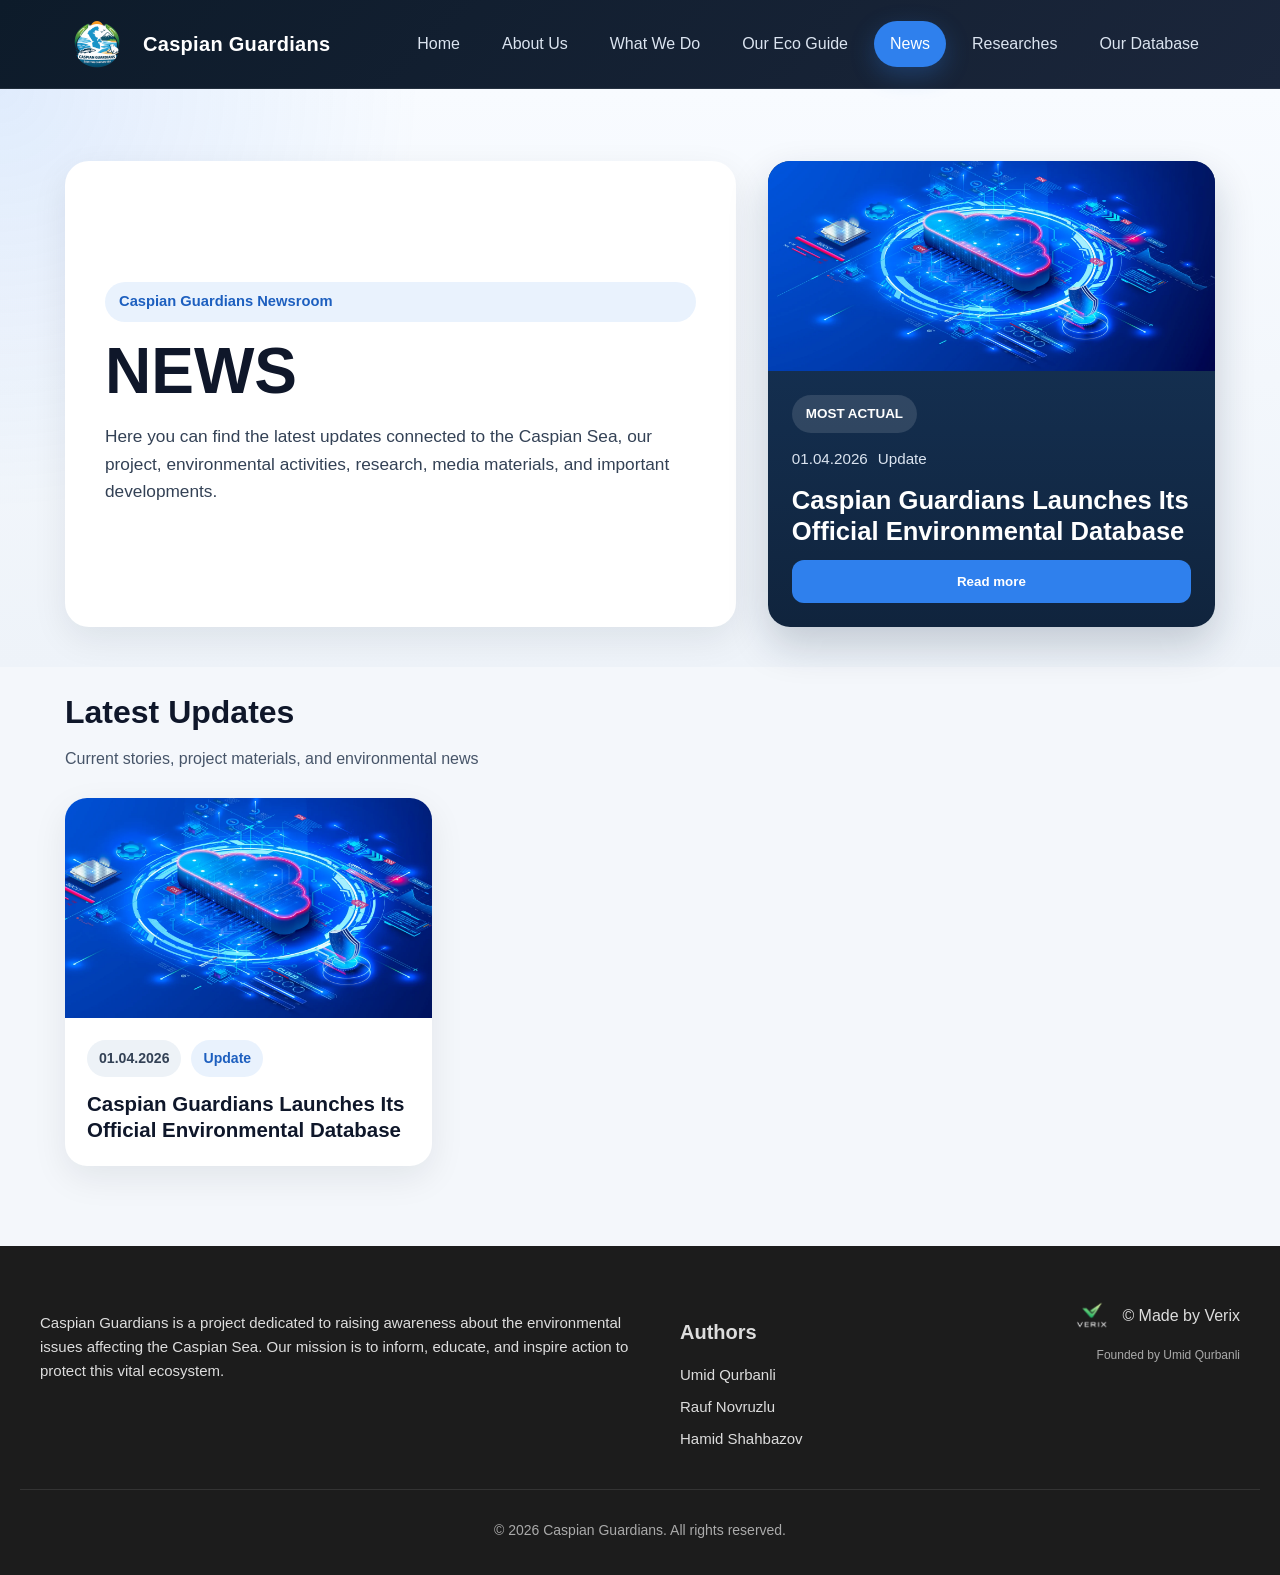
<file: news.html>
<!DOCTYPE html>
<html lang="en">
<head>
    <meta charset="utf-8">
    <meta name="author" content="Umid Qurbanli">
    <meta name="description" content="Caspian Guardians News">
    <meta name="keywords" content="Caspian Sea, News, Caspian Guardians, Azerbaijan, Ecology">
    <meta name="viewport" content="width=device-width, initial-scale=1.0">

    <link rel="stylesheet" href="css/news.css">
    <link rel="icon" href="img/NewLogoFixed.png">

    <title>Caspian Guardians – News</title>

    <style>
        html {
            scroll-behavior: smooth;
        }
    </style>
</head>
<body>

    <header class="site-header">
        <div class="container header-container">
            <a href="index.html" class="logo">
                <img src="img/NewLogoFixed.png" alt="Caspian Guardians logo">
                <span class="logo-text">Caspian Guardians</span>
            </a>

            <nav class="top-buttons">
                <a href="index.html">Home</a>
                <a href="about.html">About Us</a>
                <a href="whatwedo.html">What We Do</a>
                <a href="guide.html">Our Eco Guide</a>
                <a href="news.html" class="active-top-button">News</a>
                <a href="res.html">Researches</a>
                <a href="https://database-jet-six.vercel.app/">Our Database</a>
            </nav>
        </div>
    </header>

    <main>
        <section class="news-hero-section">
            <div class="container news-hero-grid">
                <div class="news-hero-left">
                    <span class="section-label">Caspian Guardians Newsroom</span>
                    <h1>NEWS</h1>
                    <p>
                        Here you can find the latest updates connected to the Caspian Sea,
                        our project, environmental activities, research, media materials,
                        and important developments.
                    </p>
                </div>

                <div class="news-hero-right" id="featuredNewsBox">
                    
                </div>
            </div>
        </section>

        <section class="news-feed-section">
            <div class="container">
                <div class="news-section-title">
                    <h2>Latest Updates</h2>
                    <p>Current stories, project materials, and environmental news</p>
                </div>

                <div class="news-grid" id="newsGrid">
                    
                </div>
            </div>
        </section>
    </main>

    <div class="news-modal" id="newsModal">
        <div class="news-modal-overlay" id="newsModalOverlay"></div>

        <div class="news-modal-content">
            <button class="news-modal-close" id="newsModalClose" aria-label="Close">&times;</button>

            <div class="news-modal-scroll">
                <div class="news-modal-main" id="newsModalMain">
                    
                </div>
            </div>
        </div>
    </div>

    <footer class="footer">
        <div class="footer-container">

            <div class="footer-left">
                <p class="footer-description">
                    Caspian Guardians is a project dedicated to raising awareness about the environmental issues affecting the Caspian Sea. Our mission is to inform, educate, and inspire action to protect this vital ecosystem.
                </p>
            </div>

            <div class="footer-center">
                <h3>Authors</h3>
                <ul>
                    <li>Umid Qurbanli</li>
                    <li>Rauf Novruzlu</li>
                    <li>Hamid Shahbazov</li>
                </ul>
            </div>

            <div class="footer-right">
                <div class="made-by">
                    <img src="img/VerixLogo.png" alt="Verix logo">
                    <p>© Made by Verix</p>
                </div>
                <p class="founded">Founded by Umid Qurbanli</p>
            </div>

        </div>

        <div class="footer-bottom">
            <p>© 2026 Caspian Guardians. All rights reserved.</p>
        </div>
    </footer>

    <script src="JS/news.js"></script>
</body>
</html>
</file>
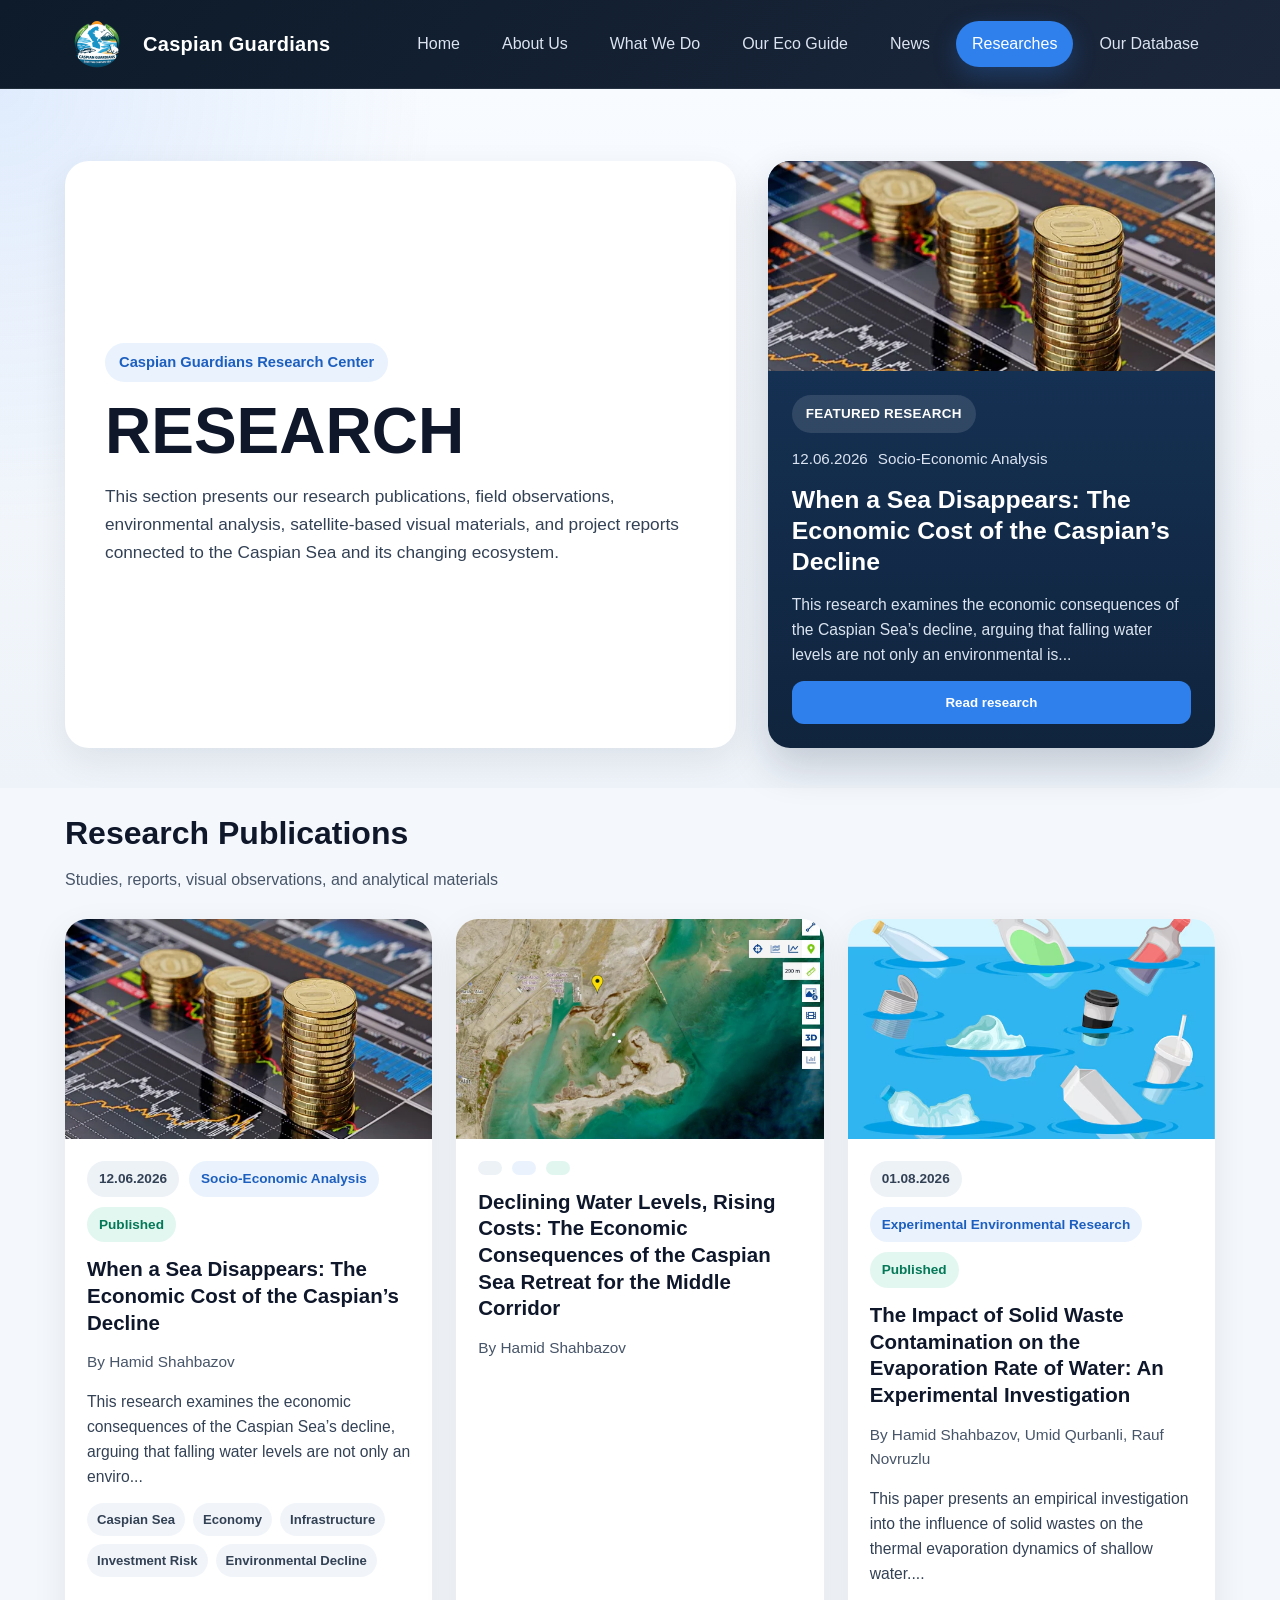
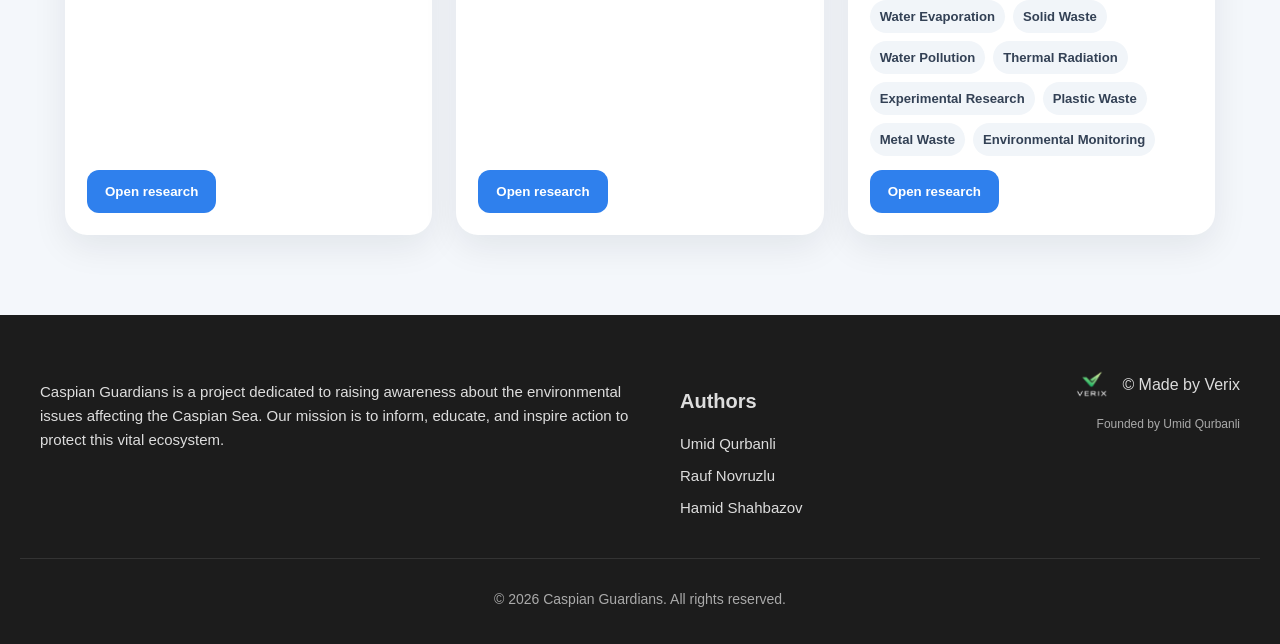
<file: res.html>
<!DOCTYPE html>
<html lang="en">
<head>
    <meta charset="utf-8">
    <meta name="author" content="Umid Qurbanli">
    <meta name="description" content="Caspian Guardians Research Publications">
    <meta name="keywords" content="Caspian Sea, Research, Caspian Guardians, Azerbaijan, Ecology, Environmental Research">
    <meta name="viewport" content="width=device-width, initial-scale=1.0">

    <link rel="stylesheet" href="css/res.css">
    <link rel="icon" href="img/NewLogoFixed.png">

    <title>Caspian Guardians – Research</title>

    <style>
        html {
            scroll-behavior: smooth;
        }
    </style>
</head>
<body>

    <header class="site-header">
        <div class="container header-container">
            <a href="index.html" class="logo">
                <img src="img/NewLogoFixed.png" alt="Caspian Guardians logo">
                <span class="logo-text">Caspian Guardians</span>
            </a>

            <nav class="top-buttons">
                <a href="index.html">Home</a>
                <a href="about.html">About Us</a>
                <a href="whatwedo.html">What We Do</a>
                <a href="guide.html">Our Eco Guide</a>
                <a href="news.html">News</a>
                <a href="res.html" class="active-top-button">Researches</a>
                <a href="https://database-jet-six.vercel.app/">Our Database</a>
            </nav>
        </div>
    </header>

    <main>
        <section class="research-hero-section">
            <div class="container research-hero-grid">
                <div class="research-hero-left">
                    <span class="section-label">Caspian Guardians Research Center</span>
                    <h1>RESEARCH</h1>
                    <p>
                        This section presents our research publications, field observations,
                        environmental analysis, satellite-based visual materials, and project reports
                        connected to the Caspian Sea and its changing ecosystem.
                    </p>
                </div>

                <div class="research-hero-right" id="featuredResearchBox">
                </div>
            </div>
        </section>

        <section class="research-feed-section">
            <div class="container">
                <div class="research-section-title">
                    <h2>Research Publications</h2>
                    <p>Studies, reports, visual observations, and analytical materials</p>
                </div>

                <div class="research-grid" id="researchGrid">
                </div>
            </div>
        </section>
    </main>

    <div class="research-modal" id="researchModal">
        <div class="research-modal-overlay" id="researchModalOverlay"></div>

        <div class="research-modal-content">
            <button class="research-modal-close" id="researchModalClose" aria-label="Close">&times;</button>

            <div class="research-modal-scroll">
                <div class="research-modal-main" id="researchModalMain">
                </div>
            </div>
        </div>
    </div>

    <footer class="footer">
        <div class="footer-container">

            <div class="footer-left">
                <p class="footer-description">
                    Caspian Guardians is a project dedicated to raising awareness about the environmental issues affecting the Caspian Sea. Our mission is to inform, educate, and inspire action to protect this vital ecosystem.
                </p>
            </div>

            <div class="footer-center">
                <h3>Authors</h3>
                <ul>
                    <li>Umid Qurbanli</li>
                    <li>Rauf Novruzlu</li>
                    <li>Hamid Shahbazov</li>
                </ul>
            </div>

            <div class="footer-right">
                <div class="made-by">
                    <img src="img/VerixLogo.png" alt="Verix logo">
                    <p>© Made by Verix</p>
                </div>
                <p class="founded">Founded by Umid Qurbanli</p>
            </div>

        </div>

        <div class="footer-bottom">
            <p>© 2026 Caspian Guardians. All rights reserved.</p>
        </div>
    </footer>

    <script src="JS/res.js"></script>
</body>
</html>
</file>
<file: css/news.css>
body {
    margin: 0;
    overflow-x: hidden;
}

html {
    scroll-behavior: smooth;
}

* {
    box-sizing: border-box;
}

body {
    margin: 0;
    font-family: "Segoe UI", Tahoma, Geneva, Verdana, sans-serif;
    color: #18212b;
    background: #f4f7fb;
    line-height: 1.6;
}

img {
    display: block;
    max-width: 100%;
}

.container {
    width: min(1150px, 92%);
    margin: 0 auto;
}

.site-header {
    background: linear-gradient(135deg, #0d1b2a, #1b263b);
    border-bottom: 1px solid rgba(255, 255, 255, 0.08);
    position: sticky;
    top: 0;
    z-index: 1000;
    backdrop-filter: blur(8px);
}

.header-container {
    min-height: 88px;
    display: flex;
    align-items: center;
    justify-content: space-between;
    gap: 24px;
}

.logo {
    display: flex;
    align-items: center;
    gap: 14px;
    text-decoration: none;
}

.logo img {
    width: 64px;
    height: 64px;
    object-fit: contain;
}

.logo-text {
    color: #ffffff;
    font-size: 1.25rem;
    font-weight: 700;
    letter-spacing: 0.3px;
}

.top-buttons {
    display: flex;
    align-items: center;
    gap: 10px;
}

.top-buttons a {
    color: #dbe4f0;
    text-decoration: none;
    font-size: 1rem;
    font-weight: 500;
    padding: 10px 16px;
    border-radius: 999px;
    transition: all 0.25s ease;
}

.top-buttons a:hover {
    color: #ffffff;
    background-color: rgba(255, 255, 255, 0.08);
}

.top-buttons a.active-top-button {
    color: #ffffff;
    background-color: #2f80ed;
    box-shadow: 0 8px 24px rgba(47, 128, 237, 0.28);
}

.news-hero-section {
    padding: 72px 0 40px;
    background:
        radial-gradient(circle at top left, rgba(47, 128, 237, 0.12), transparent 30%),
        linear-gradient(180deg, #f8fbff 0%, #eef3f9 100%);
}

.news-hero-grid {
    display: grid;
    grid-template-columns: 1.2fr 0.8fr;
    gap: 32px;
    align-items: stretch;
}

.news-hero-left {
    background: #ffffff;
    border-radius: 24px;
    padding: 40px;
    box-shadow: 0 12px 35px rgba(15, 23, 42, 0.08);
    min-height: 340px;
    display: flex;
    flex-direction: column;
    justify-content: center;
}

.section-label {
    display: inline-block;
    margin-bottom: 16px;
    padding: 8px 14px;
    border-radius: 999px;
    background: rgba(47, 128, 237, 0.1);
    color: #1d5fbf;
    font-size: 0.92rem;
    font-weight: 600;
}

.news-hero-left h1 {
    margin: 0 0 18px;
    font-size: clamp(2.6rem, 5vw, 4.6rem);
    line-height: 1.05;
    color: #0f172a;
}

.news-hero-left p {
    margin: 0;
    font-size: 1.08rem;
    color: #334155;
    max-width: 700px;
}

.news-hero-right {
    min-height: 340px;
}

.featured-news-card {
    height: 100%;
    background: linear-gradient(180deg, #17375e, #10243d);
    color: #ffffff;
    border-radius: 22px;
    overflow: hidden;
    box-shadow: 0 18px 40px rgba(16, 36, 61, 0.2);
    display: flex;
    flex-direction: column;
}

.featured-news-card img {
    width: 100%;
    height: 210px;
    object-fit: cover;
}

.featured-news-content {
    padding: 24px;
    display: flex;
    flex-direction: column;
    gap: 14px;
    flex: 1;
}

.featured-badge {
    display: inline-block;
    width: fit-content;
    padding: 8px 14px;
    border-radius: 999px;
    background: rgba(255, 255, 255, 0.12);
    color: #ffffff;
    font-size: 0.84rem;
    font-weight: 700;
}

.featured-meta {
    display: flex;
    flex-wrap: wrap;
    gap: 10px;
    color: #dbe4f0;
    font-size: 0.95rem;
}

.featured-news-content h3 {
    margin: 0;
    font-size: 1.6rem;
    line-height: 1.2;
}

.featured-news-btn {
    margin-top: auto;
    border: none;
    background: #2f80ed;
    color: #ffffff;
    border-radius: 12px;
    padding: 14px 18px;
    font-weight: 600;
    cursor: pointer;
    transition: all 0.25s ease;
}

.featured-news-btn:hover {
    transform: translateY(-2px);
    background: #256fd1;
}


.news-feed-section {
    padding: 20px 0 80px;
}

.news-section-title {
    margin-bottom: 26px;
}

.news-section-title h2 {
    margin: 0 0 8px;
    font-size: 2rem;
    color: #0f172a;
}

.news-section-title p {
    margin: 0;
    color: #475569;
}

.news-grid {
    display: grid;
    grid-template-columns: repeat(3, 1fr);
    gap: 24px;
}

.news-card {
    background: #ffffff;
    border-radius: 22px;
    overflow: hidden;
    box-shadow: 0 12px 35px rgba(15, 23, 42, 0.08);
    cursor: pointer;
    transition: transform 0.25s ease, box-shadow 0.25s ease;
}

.news-card:hover {
    transform: translateY(-6px);
    box-shadow: 0 18px 42px rgba(15, 23, 42, 0.14);
}

.news-card-image {
    width: 100%;
    height: 220px;
    overflow: hidden;
}

.news-card-image img {
    width: 100%;
    height: 100%;
    object-fit: cover;
}

.news-card-content {
    padding: 22px;
}

.news-card-meta {
    display: flex;
    flex-wrap: wrap;
    gap: 10px;
    margin-bottom: 14px;
}

.news-date,
.news-category {
    display: inline-block;
    padding: 7px 12px;
    border-radius: 999px;
    font-size: 0.88rem;
    font-weight: 600;
}

.news-date {
    background: #edf2f7;
    color: #334155;
}

.news-category {
    background: rgba(47, 128, 237, 0.1);
    color: #1d5fbf;
}

.news-card h3 {
    margin: 0;
    font-size: 1.28rem;
    line-height: 1.3;
    color: #0f172a;
}

.news-modal {
    position: fixed;
    inset: 0;
    z-index: 2000;
    display: none;
}

.news-modal.active {
    display: block;
}

.news-modal-overlay {
    position: absolute;
    inset: 0;
    background: rgba(5, 12, 22, 0.72);
    backdrop-filter: blur(5px);
}

.news-modal-content {
    position: relative;
    z-index: 2;
    width: min(1200px, calc(100% - 24px));
    max-height: calc(100vh - 24px);
    margin: 12px auto;
    background: #ffffff;
    border-radius: 24px;
    overflow: hidden;
    box-shadow: 0 24px 80px rgba(0, 0, 0, 0.25);
}

.news-modal-close {
    position: absolute;
    top: 14px;
    right: 14px;
    width: 46px;
    height: 46px;
    border: none;
    border-radius: 50%;
    background: rgba(15, 23, 42, 0.08);
    color: #0f172a;
    font-size: 30px;
    cursor: pointer;
    z-index: 5;
}

.news-modal-scroll {
    max-height: calc(100vh - 24px);
    overflow-y: auto;
    padding: 58px 28px 28px;
}

.modal-layout {
    display: grid;
    grid-template-columns: 1.15fr 0.85fr;
    gap: 28px;
    align-items: start;
}

.modal-left h2 {
    margin: 0 0 18px;
    font-size: clamp(2rem, 4vw, 3.3rem);
    line-height: 1.1;
    color: #0f172a;
}

.modal-text p {
    margin: 0 0 16px;
    color: #334155;
    font-size: 1.03rem;
    text-align: justify;
}

.modal-right {
    position: sticky;
    top: 0;
}

.modal-main-image {
    border-radius: 20px;
    overflow: hidden;
    margin-bottom: 16px;
    box-shadow: 0 10px 25px rgba(15, 23, 42, 0.08);
}

.modal-main-image img {
    width: 100%;
    max-height: 430px;
    object-fit: cover;
}

.modal-info-box {
    background: #ffffff;
    border-radius: 18px;
    padding: 22px;
    box-shadow: 0 12px 35px rgba(15, 23, 42, 0.08);
    border: 1px solid #e2e8f0;
}

.modal-info-row + .modal-info-row {
    margin-top: 16px;
    padding-top: 16px;
    border-top: 1px solid #e2e8f0;
}

.modal-info-label {
    display: block;
    margin-bottom: 6px;
    font-size: 0.82rem;
    font-weight: 700;
    color: #64748b;
    text-transform: uppercase;
    letter-spacing: 0.04em;
}

.modal-info-value {
    display: block;
    font-size: 1rem;
    color: #0f172a;
    font-weight: 600;
}

.modal-gallery-section {
    margin-top: 34px;
    padding-top: 26px;
    border-top: 1px solid #e2e8f0;
}

.modal-gallery-top {
    display: flex;
    align-items: center;
    justify-content: space-between;
    gap: 16px;
    margin-bottom: 18px;
}

.modal-gallery-top h3 {
    margin: 0;
    font-size: 1.8rem;
    color: #0f172a;
}

.modal-gallery-controls {
    display: flex;
    gap: 10px;
}

.gallery-btn {
    width: 44px;
    height: 44px;
    border-radius: 50%;
    border: 1px solid #cbd5e1;
    background: #ffffff;
    color: #0f172a;
    font-size: 20px;
    cursor: pointer;
    transition: all 0.25s ease;
}

.gallery-btn:hover {
    background: #f8fafc;
}

.modal-gallery-viewport {
    overflow: hidden;
}

.modal-gallery-track {
    display: flex;
    gap: 16px;
    transition: transform 0.3s ease;
}

.gallery-item {
    min-width: calc((100% - 32px) / 3);
    border-radius: 18px;
    overflow: hidden;
    flex-shrink: 0;
    background: #ffffff;
    box-shadow: 0 10px 24px rgba(15, 23, 42, 0.08);
}

.gallery-item img {
    width: 100%;
    height: 220px;
    object-fit: cover;
}

.footer-left {
    width: 600px;
}

.footer {
    background: #1c1c1c;
    color: #ddd;
    padding: 50px 20px 20px;
    font-family: Arial, sans-serif;
}

.footer-container {
    max-width: 1200px;
    margin: 0 auto;

    display: grid;
    grid-template-columns: 1fr 1fr 1fr;
    gap: 40px;
}

.footer-description {
    line-height: 1.6;
    font-size: 15px;
}

.footer-center h3 {
    margin-bottom: 15px;
    font-size: 20px;
}

.footer-center ul {
    list-style: none;
    padding: 0;
    margin: 0;
}

.footer-center li {
    margin-bottom: 8px;
    font-size: 15px;
}

.footer-right {
    text-align: right;
}

.made-by {
    display: flex;
    align-items: center;
    justify-content: flex-end;
    gap: 10px;
}

.made-by img {
    width: 40px;
    height: 40px;
    object-fit: contain;
}

.made-by p {
    margin: 0;
    font-size: 16px;
}

.founded {
    margin-top: 10px;
    font-size: 12px;
    color: #aaa;
}

.footer-bottom {
    border-top: 1px solid #333;
    margin-top: 30px;
    padding-top: 15px;
    text-align: center;
    font-size: 14px;
    color: #aaa;
}

@media (max-width: 900px) {
    .header-container {
        flex-direction: column;
        align-items: flex-start;
    }

    .top-buttons {
        flex-wrap: wrap;
    }

    .news-hero-grid,
    .modal-layout {
        grid-template-columns: 1fr;
    }

    .modal-right {
        position: static;
    }

    .news-grid {
        grid-template-columns: repeat(2, 1fr);
    }

    .gallery-item {
        min-width: calc((100% - 16px) / 2);
    }
}

@media (max-width: 768px) {
    .footer-container {
        grid-template-columns: 1fr;
        text-align: center;
    }

    .footer-right {
        text-align: center;
    }

    .made-by {
        justify-content: center;
    }

    .footer-left {
        width: 100%;
    }

    .footer-description {
        overflow-wrap: break-word;
    }
}

@media (max-width: 600px) {
    .header-container {
        min-height: auto;
        padding: 16px 0;
    }

    .logo-text {
        font-size: 1.05rem;
    }

    .top-buttons a {
        font-size: 0.95rem;
        padding: 9px 14px;
    }

    .news-hero-section {
        padding: 48px 0 30px;
    }

    .news-hero-left {
        padding: 24px;
        min-height: auto;
    }

    .featured-news-content {
        padding: 18px;
    }

    .news-grid {
        grid-template-columns: 1fr;
    }

    .news-modal-scroll {
        padding: 56px 16px 20px;
    }

    .modal-gallery-top {
        flex-direction: column;
        align-items: flex-start;
    }

    .gallery-item {
        min-width: 100%;
    }

    .footer {
        padding: 36px 16px 16px;
    }
}
</file>
<file: css/res.css>
body {
    margin: 0;
    overflow-x: hidden;
}

html {
    scroll-behavior: smooth;
}

* {
    box-sizing: border-box;
}

body {
    margin: 0;
    font-family: "Segoe UI", Tahoma, Geneva, Verdana, sans-serif;
    color: #18212b;
    background: #f4f7fb;
    line-height: 1.6;
}

img {
    display: block;
    max-width: 100%;
}

.container {
    width: min(1150px, 92%);
    margin: 0 auto;
}


.site-header {
    background: linear-gradient(135deg, #0d1b2a, #1b263b);
    border-bottom: 1px solid rgba(255, 255, 255, 0.08);
    position: sticky;
    top: 0;
    z-index: 1000;
    backdrop-filter: blur(8px);
}

.header-container {
    min-height: 88px;
    display: flex;
    align-items: center;
    justify-content: space-between;
    gap: 24px;
}

.logo {
    display: flex;
    align-items: center;
    gap: 14px;
    text-decoration: none;
}

.logo img {
    width: 64px;
    height: 64px;
    object-fit: contain;
}

.logo-text {
    color: #ffffff;
    font-size: 1.25rem;
    font-weight: 700;
    letter-spacing: 0.3px;
}

.top-buttons {
    display: flex;
    align-items: center;
    gap: 10px;
}

.top-buttons a {
    color: #dbe4f0;
    text-decoration: none;
    font-size: 1rem;
    font-weight: 500;
    padding: 10px 16px;
    border-radius: 999px;
    transition: all 0.25s ease;
}

.top-buttons a:hover {
    color: #ffffff;
    background-color: rgba(255, 255, 255, 0.08);
}

.top-buttons a.active-top-button {
    color: #ffffff;
    background-color: #2f80ed;
    box-shadow: 0 8px 24px rgba(47, 128, 237, 0.28);
}


.research-hero-section {
    padding: 72px 0 40px;
    background:
        radial-gradient(circle at top left, rgba(47, 128, 237, 0.12), transparent 30%),
        linear-gradient(180deg, #f8fbff 0%, #eef3f9 100%);
}

.research-hero-grid {
    display: grid;
    grid-template-columns: 1.2fr 0.8fr;
    gap: 32px;
    align-items: stretch;
}

.research-hero-left {
    background: #ffffff;
    border-radius: 24px;
    padding: 40px;
    box-shadow: 0 12px 35px rgba(15, 23, 42, 0.08);
    min-height: 360px;
    display: flex;
    flex-direction: column;
    justify-content: center;
}

.section-label {
    display: inline-block;
    width: fit-content;
    margin-bottom: 16px;
    padding: 8px 14px;
    border-radius: 999px;
    background: rgba(47, 128, 237, 0.1);
    color: #1d5fbf;
    font-size: 0.92rem;
    font-weight: 600;
}

.research-hero-left h1 {
    margin: 0 0 18px;
    font-size: clamp(2.6rem, 5vw, 4.6rem);
    line-height: 1.05;
    color: #0f172a;
}

.research-hero-left p {
    margin: 0;
    font-size: 1.08rem;
    color: #334155;
    max-width: 720px;
}

.research-hero-right {
    min-height: 360px;
}

.featured-research-card {
    height: 100%;
    background: linear-gradient(180deg, #17375e, #10243d);
    color: #ffffff;
    border-radius: 22px;
    overflow: hidden;
    box-shadow: 0 18px 40px rgba(16, 36, 61, 0.2);
    display: flex;
    flex-direction: column;
}

.featured-research-card img {
    width: 100%;
    height: 210px;
    object-fit: cover;
}

.featured-research-content {
    padding: 24px;
    display: flex;
    flex-direction: column;
    gap: 14px;
    flex: 1;
}

.featured-badge {
    display: inline-block;
    width: fit-content;
    padding: 8px 14px;
    border-radius: 999px;
    background: rgba(255, 255, 255, 0.12);
    color: #ffffff;
    font-size: 0.84rem;
    font-weight: 700;
    letter-spacing: 0.02em;
}

.featured-meta {
    display: flex;
    flex-wrap: wrap;
    gap: 10px;
    color: #dbe4f0;
    font-size: 0.95rem;
}

.featured-research-content h3 {
    margin: 0;
    font-size: 1.55rem;
    line-height: 1.25;
}

.featured-research-content p {
    margin: 0;
    color: #dbe4f0;
    font-size: 0.98rem;
}

.featured-research-btn,
.research-card-btn,
.research-link-btn {
    border: none;
    background: #2f80ed;
    color: #ffffff;
    border-radius: 12px;
    padding: 14px 18px;
    font-weight: 600;
    cursor: pointer;
    transition: all 0.25s ease;
    text-decoration: none;
    display: inline-block;
    text-align: center;
}

.featured-research-btn {
    margin-top: auto;
}

.featured-research-btn:hover,
.research-card-btn:hover,
.research-link-btn:hover {
    transform: translateY(-2px);
    background: #256fd1;
}


.research-feed-section {
    padding: 20px 0 80px;
}

.research-section-title {
    margin-bottom: 26px;
}

.research-section-title h2 {
    margin: 0 0 8px;
    font-size: 2rem;
    color: #0f172a;
}

.research-section-title p {
    margin: 0;
    color: #475569;
}

.research-grid {
    display: grid;
    grid-template-columns: repeat(3, 1fr);
    gap: 24px;
}

.research-card {
    background: #ffffff;
    border-radius: 22px;
    overflow: hidden;
    box-shadow: 0 12px 35px rgba(15, 23, 42, 0.08);
    cursor: pointer;
    transition: transform 0.25s ease, box-shadow 0.25s ease;
    display: flex;
    flex-direction: column;
}

.research-card:hover {
    transform: translateY(-6px);
    box-shadow: 0 18px 42px rgba(15, 23, 42, 0.14);
}

.research-card-image {
    width: 100%;
    height: 220px;
    overflow: hidden;
}

.research-card-image img {
    width: 100%;
    height: 100%;
    object-fit: cover;
}

.research-card-content {
    padding: 22px;
    display: flex;
    flex-direction: column;
    gap: 14px;
    flex: 1;
}

.research-card-meta {
    display: flex;
    flex-wrap: wrap;
    gap: 10px;
}

.research-date,
.research-category,
.research-status {
    display: inline-block;
    padding: 7px 12px;
    border-radius: 999px;
    font-size: 0.85rem;
    font-weight: 600;
}

.research-date {
    background: #edf2f7;
    color: #334155;
}

.research-category {
    background: rgba(47, 128, 237, 0.1);
    color: #1d5fbf;
}

.research-status {
    background: rgba(16, 185, 129, 0.12);
    color: #047857;
}

.research-card h3 {
    margin: 0;
    font-size: 1.28rem;
    line-height: 1.3;
    color: #0f172a;
}

.research-card-authors {
    margin: 0;
    color: #475569;
    font-size: 0.96rem;
}

.research-card-abstract {
    margin: 0;
    color: #334155;
    font-size: 0.98rem;
}

.research-tag-row {
    display: flex;
    flex-wrap: wrap;
    gap: 8px;
}

.research-tag {
    display: inline-flex;
    align-items: center;
    padding: 6px 10px;
    border-radius: 999px;
    background: #f1f5f9;
    color: #334155;
    font-size: 0.82rem;
    font-weight: 600;
}

.research-card-btn {
    margin-top: auto;
    width: fit-content;
}


.research-modal {
    position: fixed;
    inset: 0;
    z-index: 2000;
    display: none;
}

.research-modal.active {
    display: block;
}

.research-modal-overlay {
    position: absolute;
    inset: 0;
    background: rgba(5, 12, 22, 0.72);
    backdrop-filter: blur(5px);
}

.research-modal-content {
    position: relative;
    z-index: 2;
    width: min(1220px, calc(100% - 24px));
    max-height: calc(100vh - 24px);
    margin: 12px auto;
    background: #ffffff;
    border-radius: 24px;
    overflow: hidden;
    box-shadow: 0 24px 80px rgba(0, 0, 0, 0.25);
}

.research-modal-close {
    position: absolute;
    top: 14px;
    right: 14px;
    width: 46px;
    height: 46px;
    border: none;
    border-radius: 50%;
    background: rgba(15, 23, 42, 0.08);
    color: #0f172a;
    font-size: 30px;
    cursor: pointer;
    z-index: 5;
}

.research-modal-scroll {
    max-height: calc(100vh - 24px);
    overflow-y: auto;
    padding: 58px 28px 28px;
}

.research-modal-layout {
    display: grid;
    grid-template-columns: 1.15fr 0.85fr;
    gap: 28px;
    align-items: start;
}

.research-modal-left h2 {
    margin: 0 0 18px;
    font-size: clamp(2rem, 4vw, 3.25rem);
    line-height: 1.1;
    color: #0f172a;
}

.research-modal-abstract {
    background: #f8fafc;
    border-left: 4px solid #2f80ed;
    padding: 18px 20px;
    border-radius: 16px;
    margin-bottom: 24px;
}

.research-modal-abstract h3 {
    margin: 0 0 8px;
    color: #0f172a;
    font-size: 1.1rem;
}

.research-modal-abstract p {
    margin: 0;
    color: #334155;
    font-size: 1.03rem;
}

.research-modal-text p {
    margin: 0 0 16px;
    color: #334155;
    font-size: 1.03rem;
    text-align: justify;
}

.research-modal-text ul,
.research-modal-text ol {
    margin: 0 0 18px 22px;
    padding: 0;
    color: #334155;
}

.research-modal-text li {
    margin-bottom: 8px;
}

.research-modal-right {
    position: sticky;
    top: 0;
}

.research-main-image {
    border-radius: 20px;
    overflow: hidden;
    margin-bottom: 16px;
    box-shadow: 0 10px 25px rgba(15, 23, 42, 0.08);
}

.research-main-image img {
    width: 100%;
    max-height: 430px;
    object-fit: cover;
}

.research-info-box {
    background: #ffffff;
    border-radius: 18px;
    padding: 22px;
    box-shadow: 0 12px 35px rgba(15, 23, 42, 0.08);
    border: 1px solid #e2e8f0;
}

.research-info-row + .research-info-row {
    margin-top: 16px;
    padding-top: 16px;
    border-top: 1px solid #e2e8f0;
}

.research-info-label {
    display: block;
    margin-bottom: 6px;
    font-size: 0.82rem;
    font-weight: 700;
    color: #64748b;
    text-transform: uppercase;
    letter-spacing: 0.04em;
}

.research-info-value {
    display: block;
    font-size: 1rem;
    color: #0f172a;
    font-weight: 600;
}

.research-modal-tags {
    display: flex;
    flex-wrap: wrap;
    gap: 8px;
}

.research-modal-section {
    margin-top: 30px;
    padding-top: 26px;
    border-top: 1px solid #e2e8f0;
    display: grid;
    grid-template-columns: 1fr 0.95fr;
    gap: 24px;
    align-items: start;
}

.research-modal-section.no-image {
    display: block;
}

.research-modal-section.is-reversed .research-section-image {
    order: 2;
}

.research-section-text h3 {
    margin: 0 0 12px;
    font-size: 1.65rem;
    color: #0f172a;
}

.research-section-image {
    border-radius: 18px;
    overflow: hidden;
    box-shadow: 0 10px 24px rgba(15, 23, 42, 0.08);
    background: #f8fafc;
}

.research-section-image img {
    width: 100%;
    max-height: 320px;
    object-fit: cover;
}

.research-image-caption {
    margin: 0;
    padding: 10px 12px;
    color: #64748b;
    font-size: 0.88rem;
    background: #f8fafc;
}

.research-references {
    margin-top: 34px;
    padding-top: 26px;
    border-top: 1px solid #e2e8f0;
}

.research-references h3 {
    margin: 0 0 14px;
    font-size: 1.5rem;
    color: #0f172a;
}

.research-references ol {
    margin: 0;
    padding-left: 22px;
    color: #334155;
}

.research-references li {
    margin-bottom: 8px;
}

.research-references a {
    color: #1d5fbf;
    font-weight: 600;
    text-decoration: none;
}

.research-references a:hover {
    text-decoration: underline;
}


.research-gallery-section {
    margin-top: 34px;
    padding-top: 26px;
    border-top: 1px solid #e2e8f0;
}

.research-gallery-top {
    display: flex;
    align-items: center;
    justify-content: space-between;
    gap: 16px;
    margin-bottom: 18px;
}

.research-gallery-top h3 {
    margin: 0;
    font-size: 1.8rem;
    color: #0f172a;
}

.research-gallery-controls {
    display: flex;
    gap: 10px;
}

.gallery-btn {
    width: 44px;
    height: 44px;
    border-radius: 50%;
    border: 1px solid #cbd5e1;
    background: #ffffff;
    color: #0f172a;
    font-size: 20px;
    cursor: pointer;
    transition: all 0.25s ease;
}

.gallery-btn:hover {
    background: #f8fafc;
}

.gallery-btn:disabled {
    opacity: 0.45;
    cursor: not-allowed;
}

.research-gallery-viewport {
    overflow: hidden;
}

.research-gallery-track {
    display: flex;
    gap: 16px;
    transition: transform 0.3s ease;
}

.gallery-item {
    min-width: calc((100% - 32px) / 3);
    border-radius: 18px;
    overflow: hidden;
    flex-shrink: 0;
    background: #ffffff;
    box-shadow: 0 10px 24px rgba(15, 23, 42, 0.08);
}

.gallery-item img {
    width: 100%;
    height: 220px;
    object-fit: cover;
}


.footer-left {
    width: 600px;
}

.footer {
    background: #1c1c1c;
    color: #ddd;
    padding: 50px 20px 20px;
    font-family: Arial, sans-serif;
}

.footer-container {
    max-width: 1200px;
    margin: 0 auto;

    display: grid;
    grid-template-columns: 1fr 1fr 1fr;
    gap: 40px;
}

.footer-description {
    line-height: 1.6;
    font-size: 15px;
}

.footer-center h3 {
    margin-bottom: 15px;
    font-size: 20px;
}

.footer-center ul {
    list-style: none;
    padding: 0;
    margin: 0;
}

.footer-center li {
    margin-bottom: 8px;
    font-size: 15px;
}

.footer-right {
    text-align: right;
}

.made-by {
    display: flex;
    align-items: center;
    justify-content: flex-end;
    gap: 10px;
}

.made-by img {
    width: 40px;
    height: 40px;
    object-fit: contain;
}

.made-by p {
    margin: 0;
    font-size: 16px;
}

.founded {
    margin-top: 10px;
    font-size: 12px;
    color: #aaa;
}

.footer-bottom {
    border-top: 1px solid #333;
    margin-top: 30px;
    padding-top: 15px;
    text-align: center;
    font-size: 14px;
    color: #aaa;
}


@media (max-width: 1000px) {
    .research-grid {
        grid-template-columns: repeat(2, 1fr);
    }

    .research-modal-section,
    .research-modal-section.is-reversed {
        grid-template-columns: 1fr;
    }

    .research-modal-section.is-reversed .research-section-image {
        order: 0;
    }
}

@media (max-width: 900px) {
    .header-container {
        flex-direction: column;
        align-items: flex-start;
    }

    .top-buttons {
        flex-wrap: wrap;
    }

    .research-hero-grid,
    .research-modal-layout {
        grid-template-columns: 1fr;
    }

    .research-modal-right {
        position: static;
    }

    .gallery-item {
        min-width: calc((100% - 16px) / 2);
    }
}

@media (max-width: 768px) {
    .footer-container {
        grid-template-columns: 1fr;
        text-align: center;
    }

    .footer-right {
        text-align: center;
    }

    .made-by {
        justify-content: center;
    }

    .footer-left {
        width: 100%;
    }

    .footer-description {
        overflow-wrap: break-word;
    }
}

@media (max-width: 600px) {
    .header-container {
        min-height: auto;
        padding: 16px 0;
    }

    .logo-text {
        font-size: 1.05rem;
    }

    .top-buttons a {
        font-size: 0.95rem;
        padding: 9px 14px;
    }

    .research-hero-section {
        padding: 48px 0 30px;
    }

    .research-hero-left {
        padding: 24px;
        min-height: auto;
    }

    .featured-research-content {
        padding: 18px;
    }

    .research-grid {
        grid-template-columns: 1fr;
    }

    .research-modal-scroll {
        padding: 56px 16px 20px;
    }

    .research-gallery-top {
        flex-direction: column;
        align-items: flex-start;
    }

    .gallery-item {
        min-width: 100%;
    }

    .footer {
        padding: 36px 16px 16px;
    }
}
</file>
